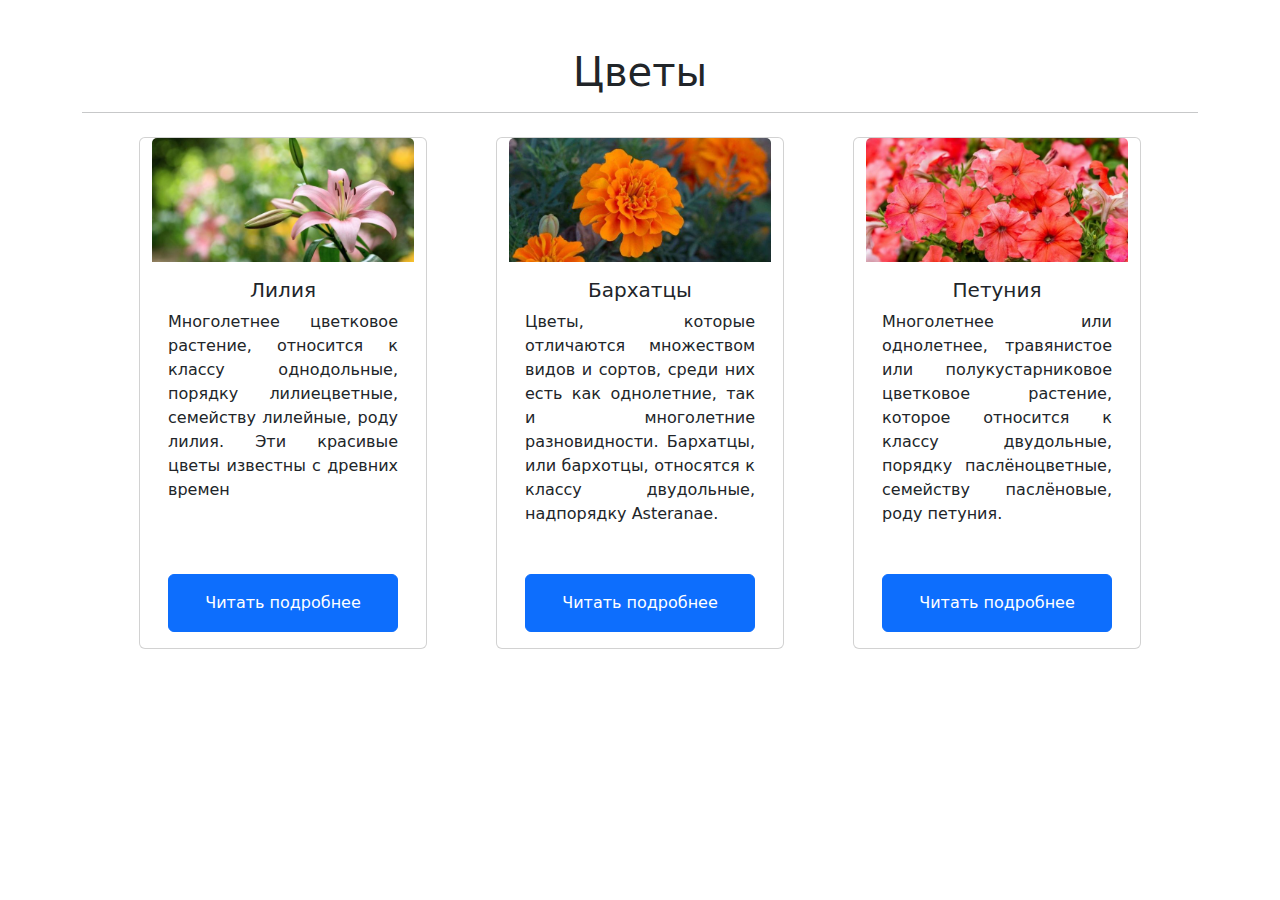
<file: index.html>
<!doctype html>
<html lang="en">

<head>
	<meta charset="utf-8">
	<meta name="viewport" content="width=device-width, initial-scale=1">
	<title>Главная</title>
	<link rel="stylesheet" href="css/index.css">
	<link rel="stylesheet" href="css/bootstrap.min.css">
</head>

<body>
<div class="container mt-5 text-center h-100">
	<h1>Цветы</h1>

	<hr class="mb-4">
	<div class="row d-flex justify-content-evenly">
		<div class="card col-md-4 mb-4" style="width: 18rem;">
			<img class="card-img-top" src="images/lily.jpg" alt="Лилия">
			<div class="card-body">
				<h5 class="card-title">Лилия</h5>
				<p class="card-text text-justify">Многолетнее цветковое растение, относится к классу однодольные,
					порядку лилиецветные, семейству лилейные, роду лилия. Эти красивые цветы известны с древних
					времен</p>
			</div>
			<a href="lily.html" class="btn btn-primary p-3 m-3">Читать подробнее</a>
		</div>
		<div class="card col-md-4 mb-4" style="width: 18rem;">
			<img class="card-img-top" src="images/marigolds.jpg" alt="Бархатцы">
			<div class="card-body">
				<h5 class="card-title">Бархатцы</h5>
				<p class="card-text text-justify">Цветы, которые отличаются множеством видов и сортов, среди них
					есть как однолетние, так и многолетние разновидности. Бархатцы, или бархотцы, относятся к классу
					двудольные, надпорядку Asteranae.
				<p>
			</div>
			<a href="marigolds.html" class="btn btn-primary p-3 m-3">Читать подробнее</a>
		</div>
		<div class="card col-md-4 mb-4" style="width: 18rem;">
			<img class="card-img-top" src="images/petunia.jpg" alt="Петуния">
			<div class="card-body">
				<h5 class="card-title">Петуния</h5>
				<p class="card-text text-justify">Многолетнее или однолетнее, травянистое или полукустарниковое
					цветковое растение, которое относится к классу двудольные, порядку паслёноцветные, семейству
					паслёновые, роду петуния.</p>
			</div>
			<a href="petunia.html" class="btn btn-primary p-3 m-3">Читать подробнее</a>
		</div>
	</div>
</div>


<script src="https://cdn.jsdelivr.net/npm/bootstrap@5.3.3/dist/js/bootstrap.bundle.min.js"
integrity="sha384-YvpcrYf0tY3lHB60NNkmXc5s9fDVZLESaAA55NDzOxhy9GkcIdslK1eN7N6jIeHz"
crossorigin="anonymous"></script>
</body>

</html>
</file>
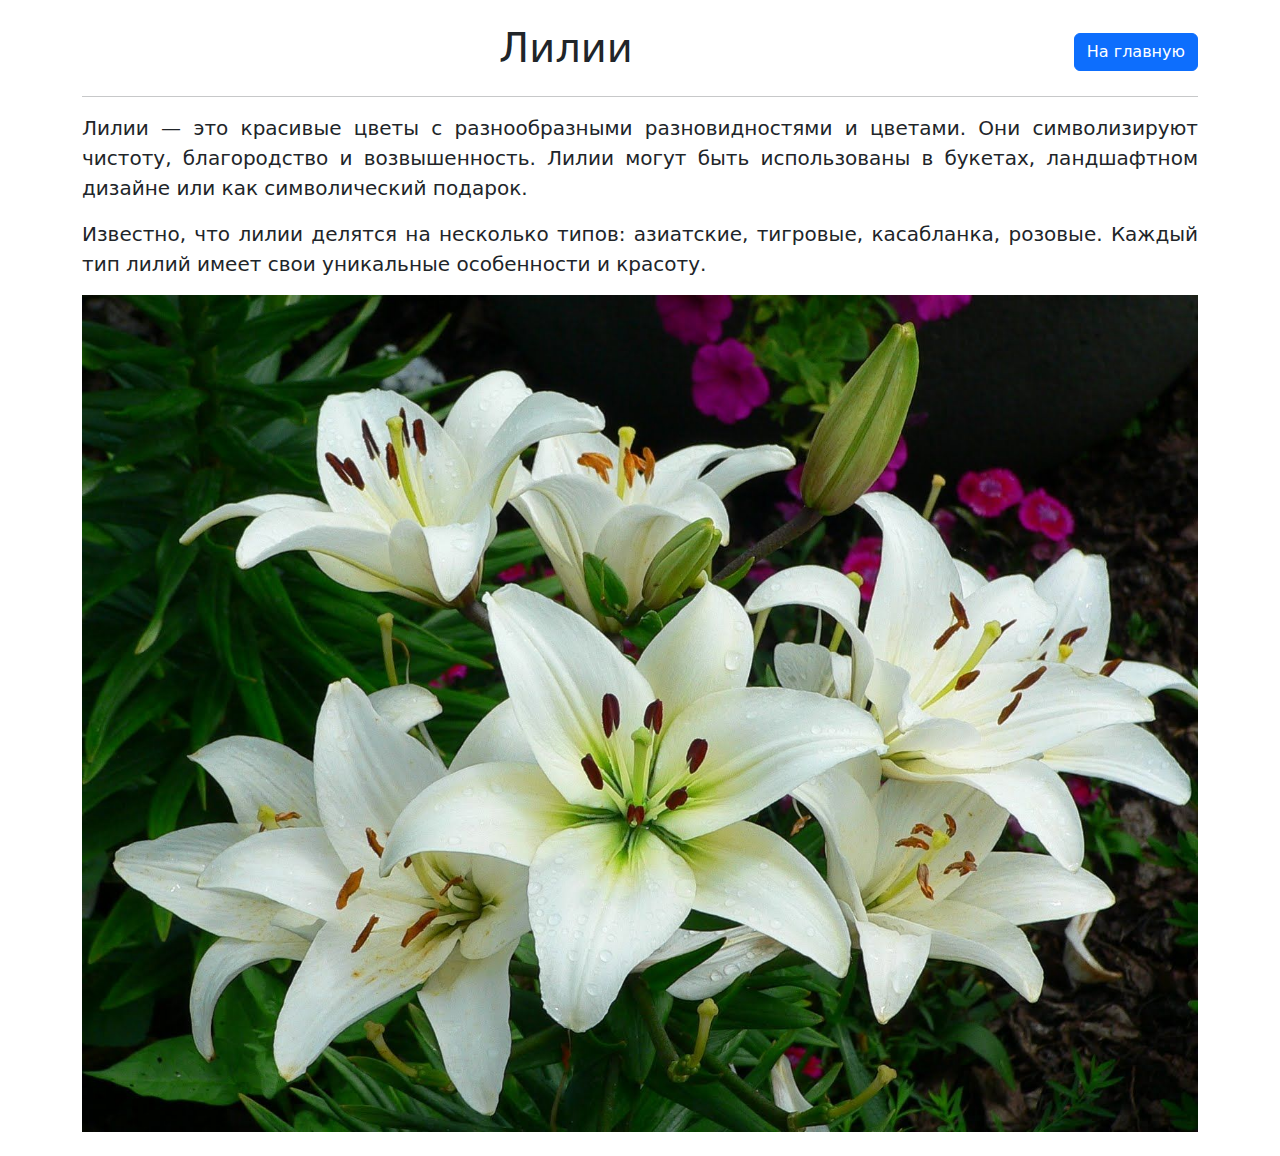
<file: lily.html>
<!doctype html>
<html lang="en">
<head>
    <meta charset="utf-8">
    <meta name="viewport" content="width=device-width, initial-scale=1">
    <title>Лилии</title>
    <link rel="stylesheet" href="css/index.css">
    <link rel="stylesheet" href="css/bootstrap.min.css">
</head>
<body>
<div class="container mt-4 text-center">

    <div class="row d-flex align-items-center">
        <div class="col text-center">
            <h1>Лилии</h1>
        </div>
        <div class="col-auto">
            <a href="index.html" class="btn btn-primary">На главную</a>
        </div>
    </div>

    <hr>
    <main id="flower-info" class="text-justify fs-5">
        <p>Лилии — это красивые цветы с разнообразными разновидностями и цветами. Они символизируют чистоту, благородство и возвышенность. Лилии могут быть использованы в букетах, ландшафтном дизайне или как символический подарок.</p>
        <p>Известно, что лилии делятся на несколько типов: азиатские, тигровые, касабланка, розовые. Каждый тип лилий имеет свои уникальные особенности и красоту.</p>
        <a href="images/lily/lily-image.jpg" target="_blank">
            <img src="images/lily/lily-image.jpg" class="img-fluid mb-4" alt="Лилия" title="Лилия" translate="yes">
        </a>
    </main>
    
</div>
<script src="js/bootstrap.bundle.min.js" crossorigin="anonymous"></script>
</body>
</html>
</file>
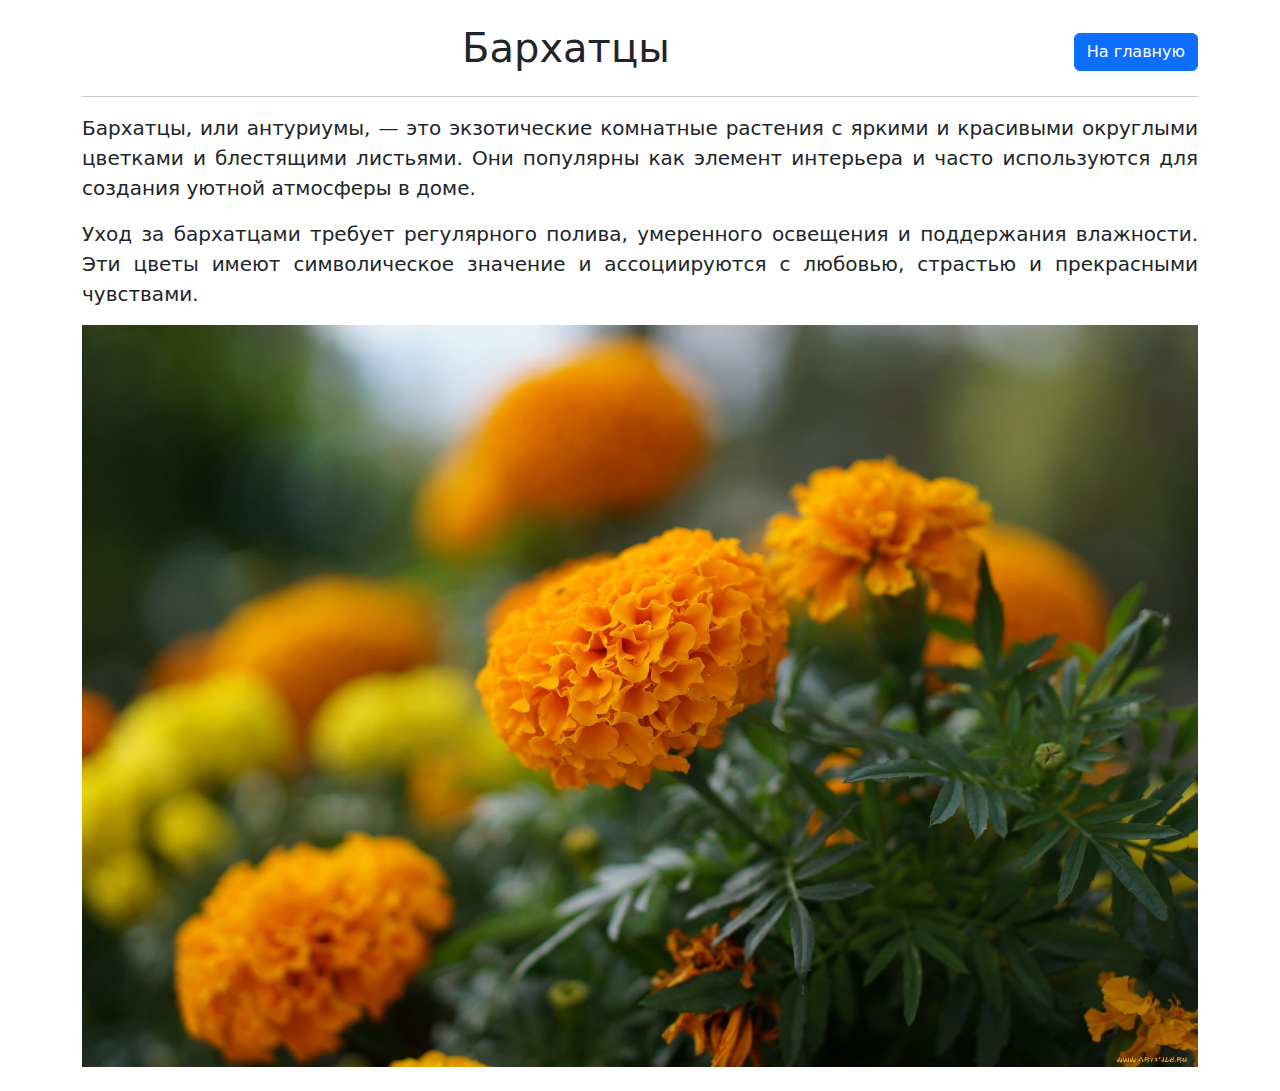
<file: marigolds.html>
<!doctype html>
<html lang="en">
<head>
    <meta charset="utf-8">
    <meta name="viewport" content="width=device-width, initial-scale=1">
    <title>Бархатцы</title>
    <link rel="stylesheet" href="css/index.css">
    <link rel="stylesheet" href="css/bootstrap.min.css">
</head>
<body>
<div class="container mt-4 text-center">
    <div class="row d-flex align-items-center">
        <div class="col text-center">
            <h1>Бархатцы</h1>
        </div>
        <div class="col-auto">
            <a href="index.html" class="btn btn-primary">На главную</a>
        </div>
    </div>
    <hr>
    <main id="flower-info" class="text-justify fs-5">
        <p>Бархатцы, или антуриумы, — это экзотические комнатные растения с яркими и красивыми округлыми цветками и блестящими листьями. Они популярны как элемент интерьера и часто используются для создания уютной атмосферы в доме.</p>
        <p>Уход за бархатцами требует регулярного полива, умеренного освещения и поддержания влажности. Эти цветы имеют символическое значение и ассоциируются с любовью, страстью и прекрасными чувствами.</p>
        <a href="images/marigolds/marigolds-image.jpg" target="_blank">
            <img src="images/marigolds/marigolds-image.jpg" class="img-fluid mb-4" alt="Бархатцы" title="Бархатцы" translate="yes">
        </a>
    </main>
</div>
<script src="js/bootstrap.bundle.min.js" crossorigin="anonymous"></script>
</body>
</html>
</file>
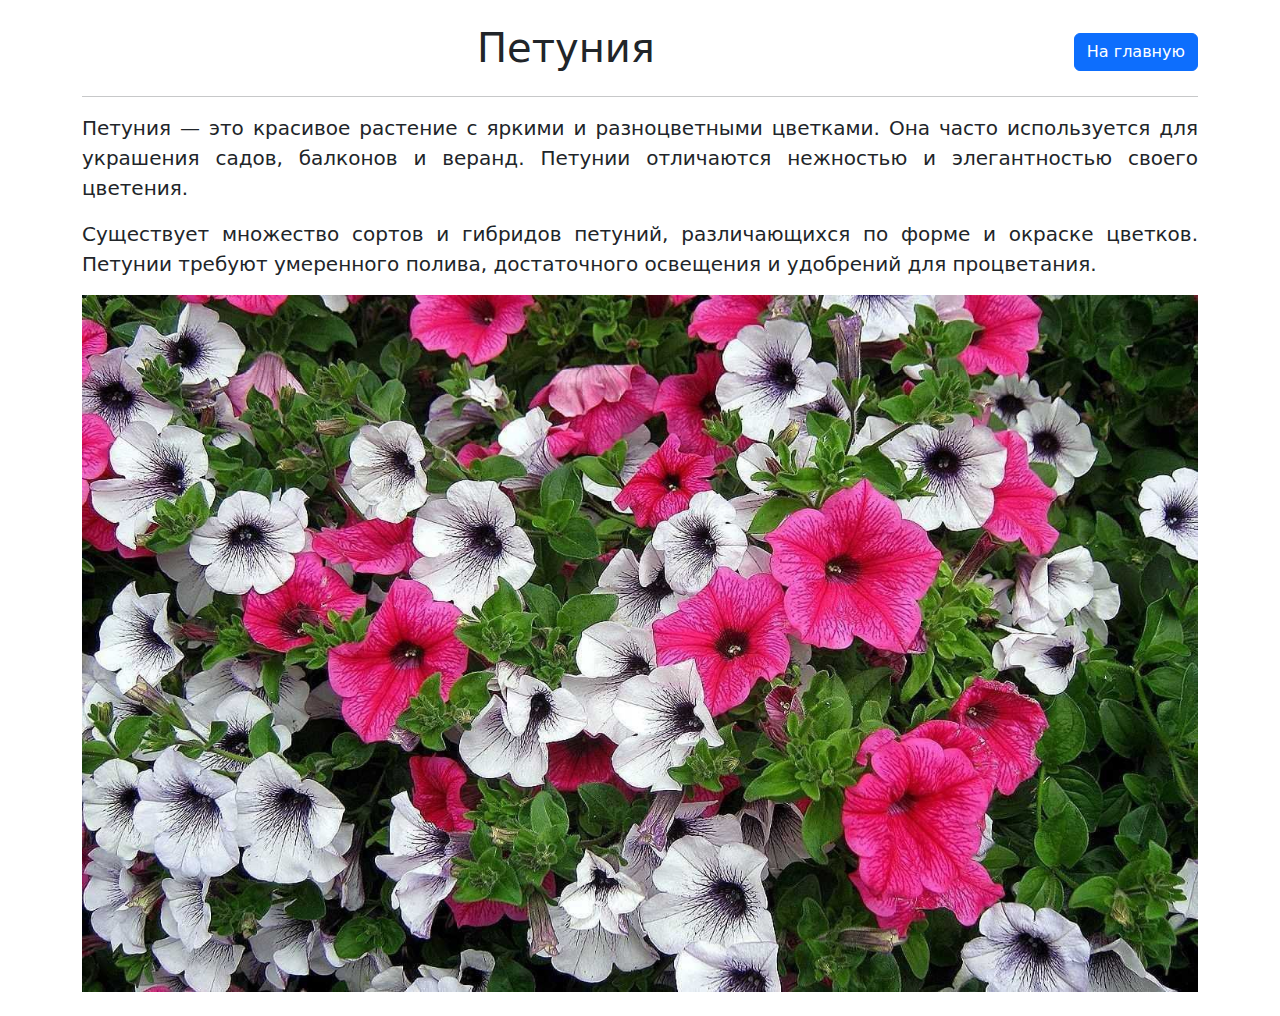
<file: petunia.html>
<!doctype html>
<html lang="en">
<head>
    <meta charset="utf-8">
    <meta name="viewport" content="width=device-width, initial-scale=1">
    <title>Петунии</title>
    <link rel="stylesheet" href="css/index.css">
    <link rel="stylesheet" href="css/bootstrap.min.css">
</head>
<body>
<div class="container mt-4 text-center">

    <div class="row d-flex align-items-center">
        <div class="col text-center">
            <h1>Петуния</h1>
        </div>
        <div class="col-auto">
            <a href="index.html" class="btn btn-primary">На главную</a>
        </div>
    </div>

    <hr>
    <main id="flower-info" class="text-justify fs-5">
        <p>Петуния — это красивое растение с яркими и разноцветными цветками. Она часто используется для украшения садов, балконов и веранд. Петунии отличаются нежностью и элегантностью своего цветения.</p>
        <p>Существует множество сортов и гибридов петуний, различающихся по форме и окраске цветков. Петунии требуют умеренного полива, достаточного освещения и удобрений для процветания.</p>
        <a href="images/petunia/petunia-image.jpg" target="_blank">
            <img src="images/petunia/petunia-image.jpg" class="img-fluid mb-4" alt="Петуния" title="Петуния" translate="yes">
        </a>
    </main>
</div>
<script src="js/bootstrap.bundle.min.js" crossorigin="anonymous"></script>
</body>
</html>
</file>
<file: css/index.css>
.text-justify {
    text-align: justify;
}
</file>
